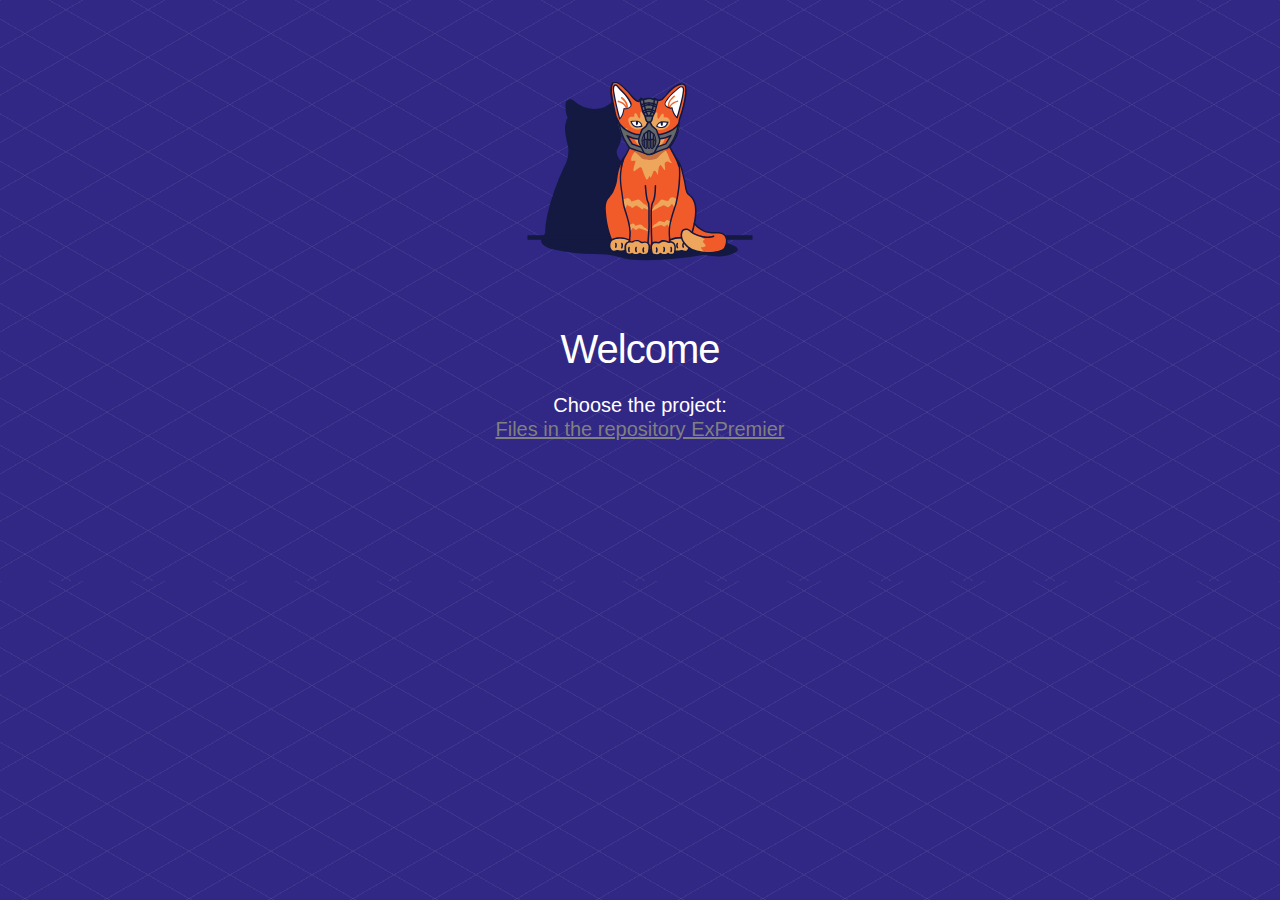
<file: index.html>
<!DOCTYPE html>
<html lang="ru">
 <head>
    <meta charset="utf-8">
    <title>ExPremier</title>
    <link rel="stylesheet" href="index/style.css">
 </head>
 <body>

    <main>
      
        <img src="index/bane.svg" width="300" height="300" alt="You are welcome">
      

      <h1>Welcome</h1>

      <p>
	  Choose the project:<br>
        
	<a href="https://github.com/expremier/expremier.github.io" style="color: gray">Files in the repository ExPremier</a>
	
      </p>
    </main>

  

 </body>
</html>
</file>
<file: index/style.css>
body {
  margin: 0;
  padding: 0;

  font-size: 20px;
  line-height: 1.2;
  font-family: Helvetica, Arial, sans-serif;
  color: #ffffff;

  background-color: #312785;
  background-image:
    repeating-linear-gradient(
      150deg,
      rgba(255, 255, 255, 0.06),
      rgba(255, 255, 255, 0.06) 1px,
      transparent 0,
      transparent 41px),
    repeating-linear-gradient(
      -150deg,
      rgba(255, 255, 255, 0.06),
      rgba(255, 255, 255, 0.06) 1px,
      transparent 0,
      transparent 41px);

  -ms-text-size-adjust: 100%;
  -webkit-text-size-adjust: 100%;
}

main {
  padding: 20px 20px 120px 20px;

  text-align: center;
}

h1 {
  margin: 0;

  font-weight: normal;
  letter-spacing: -1px;
}

p {
  margin: 20px 0;
}

a:link, a:visited {
  color: #ffffff;
  text-decoration: underline
}

a:hover {
  text-decoration: none
}
</file>
